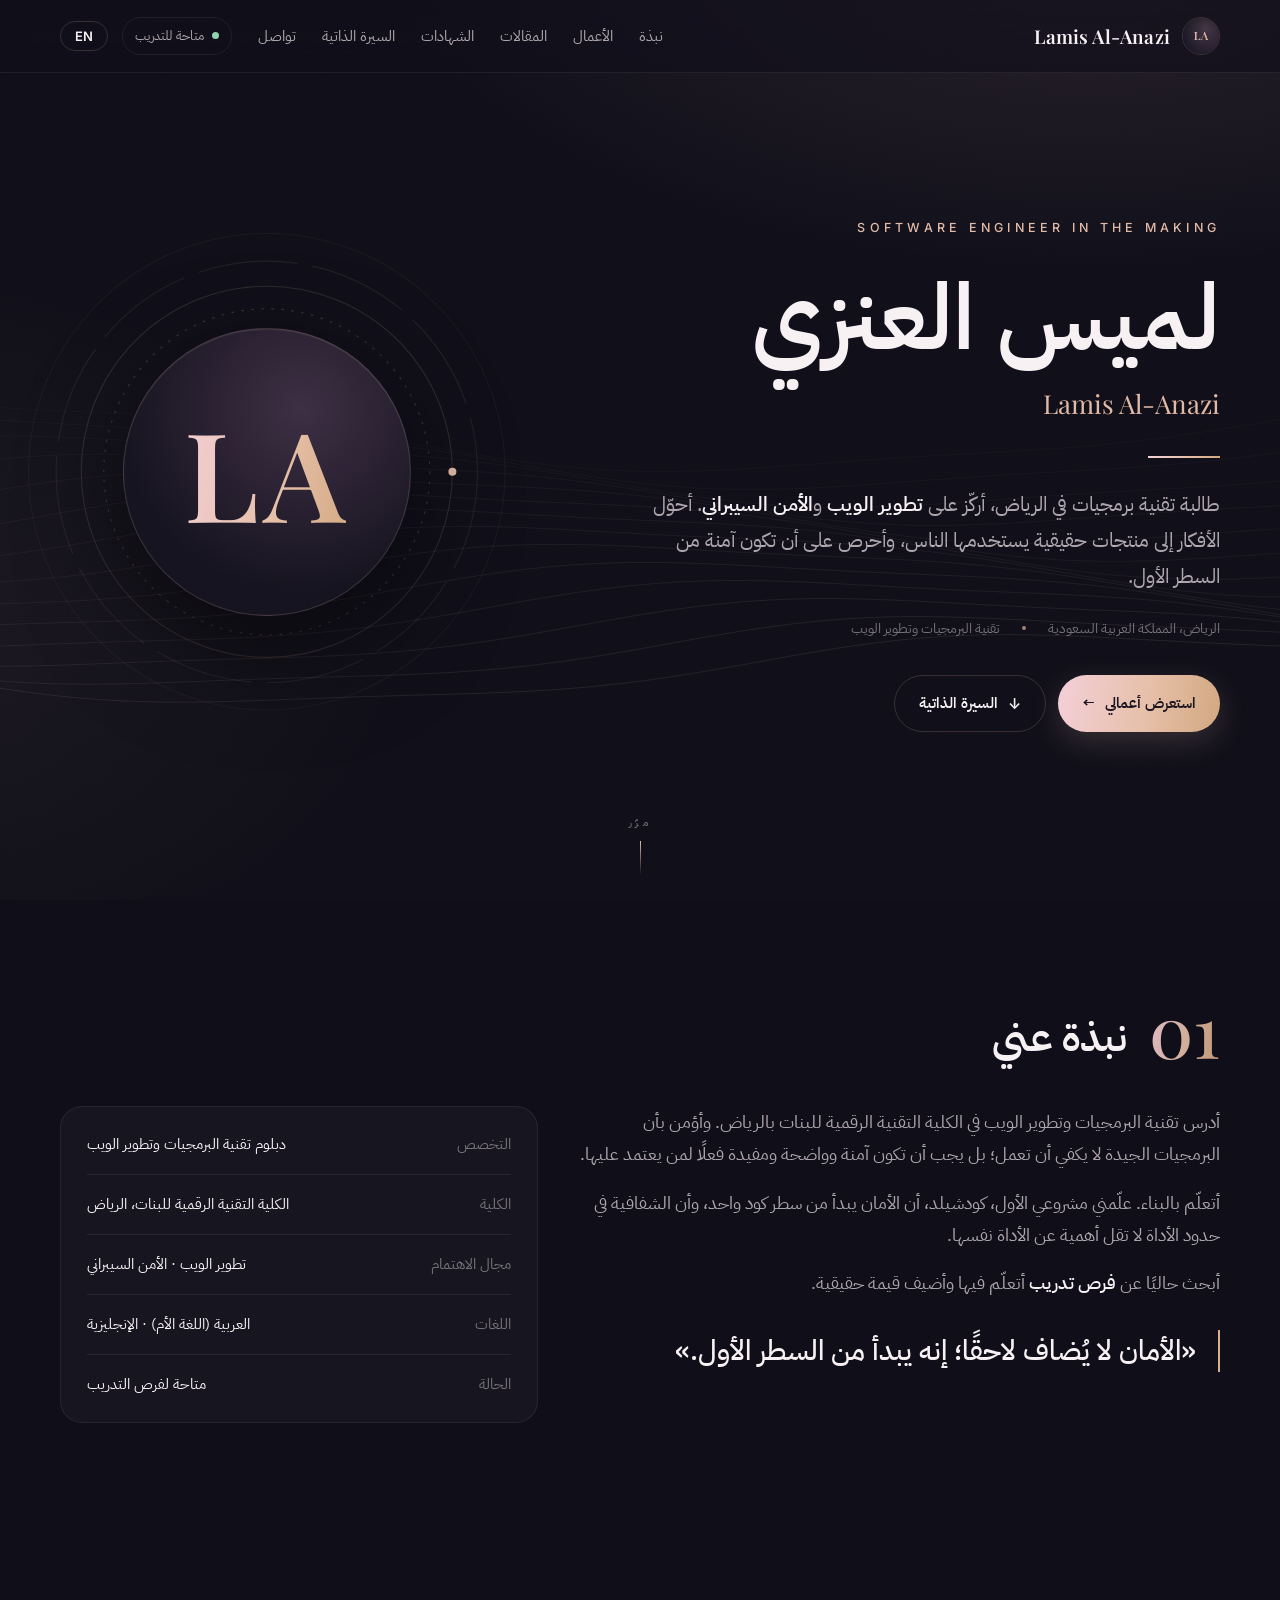
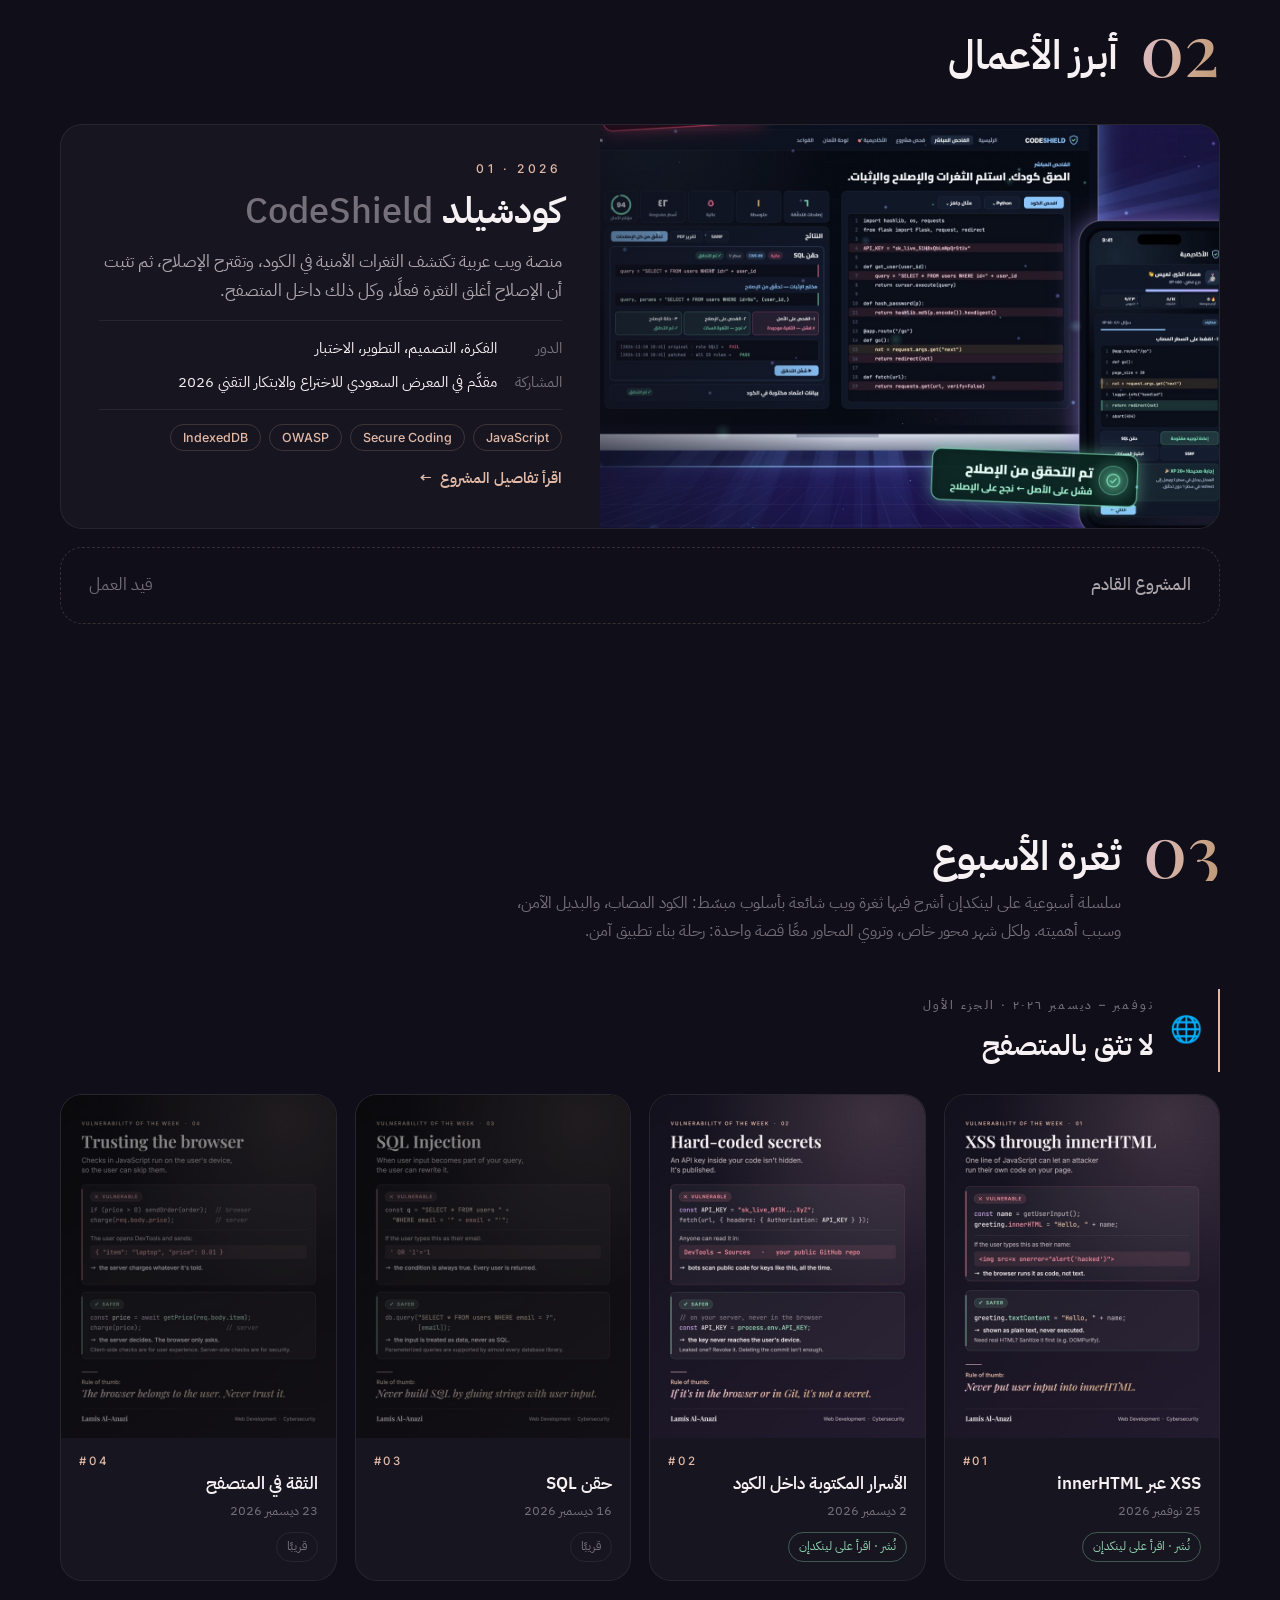
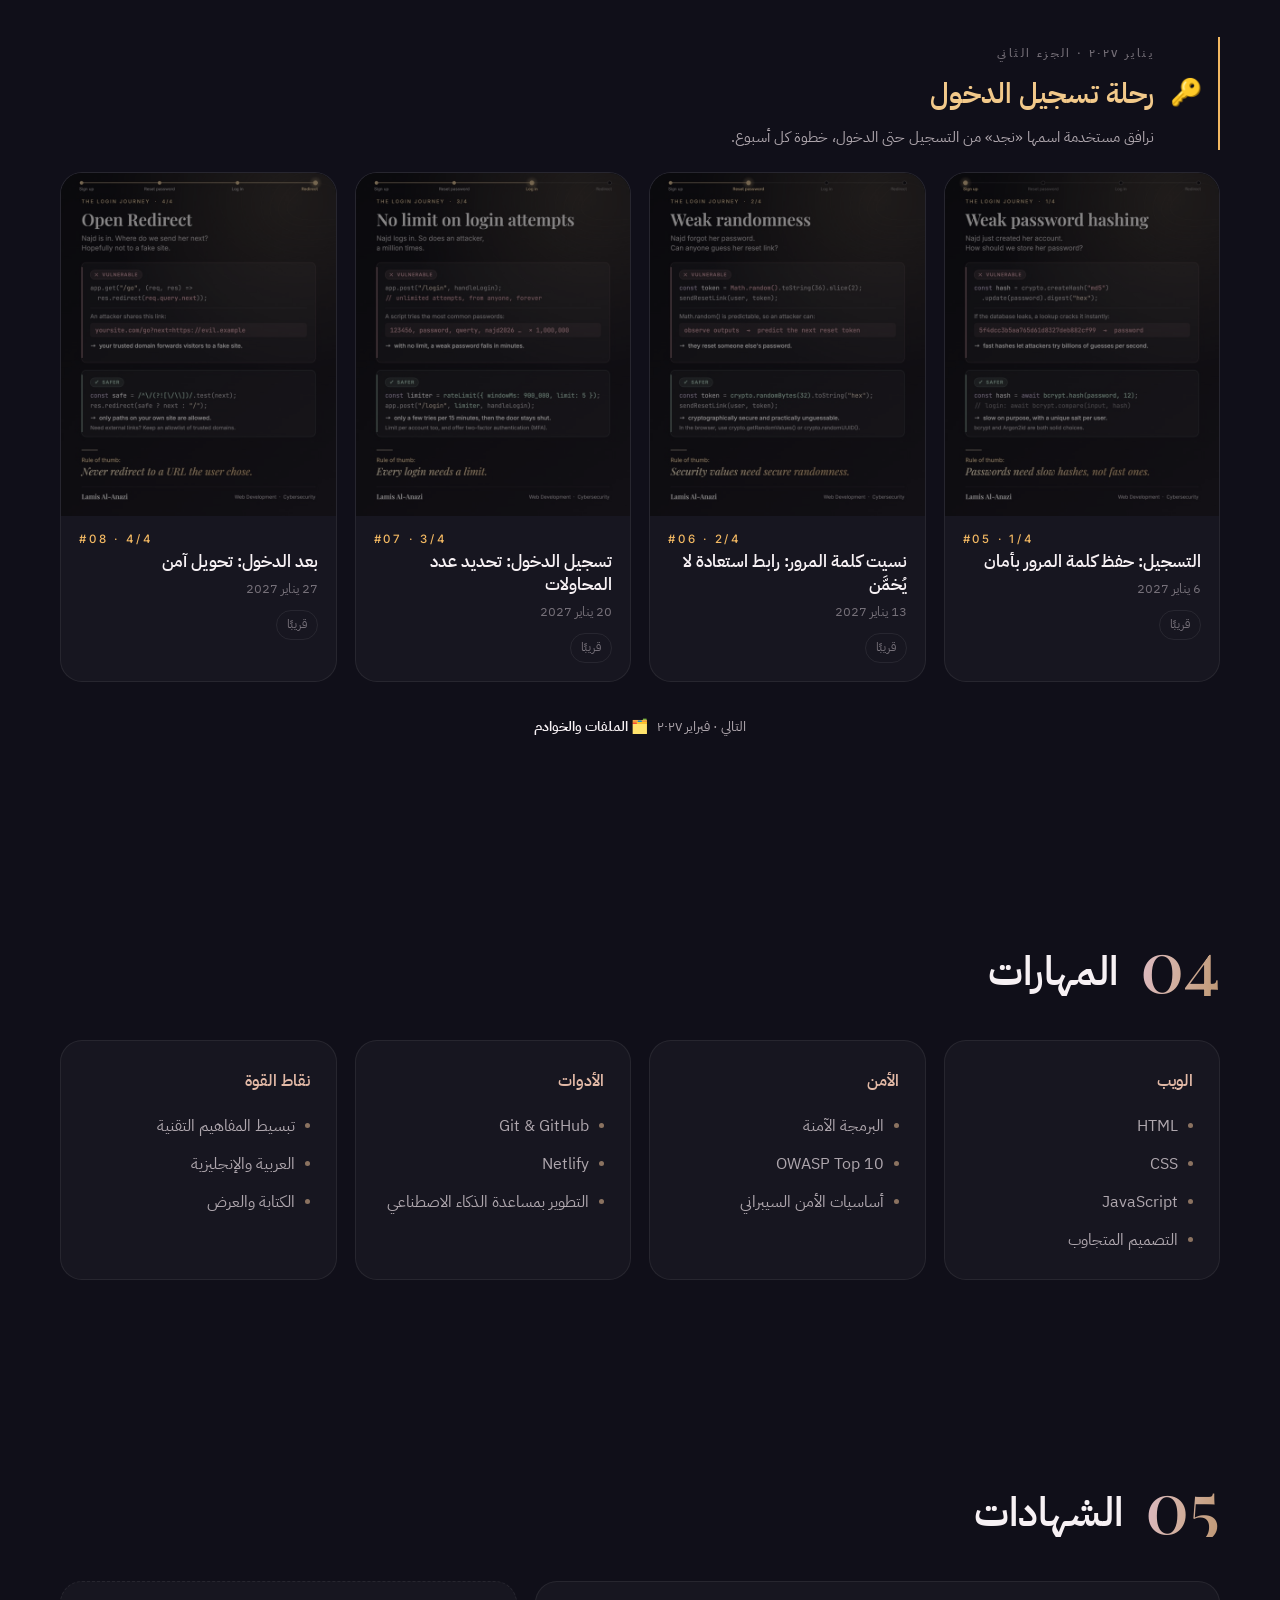
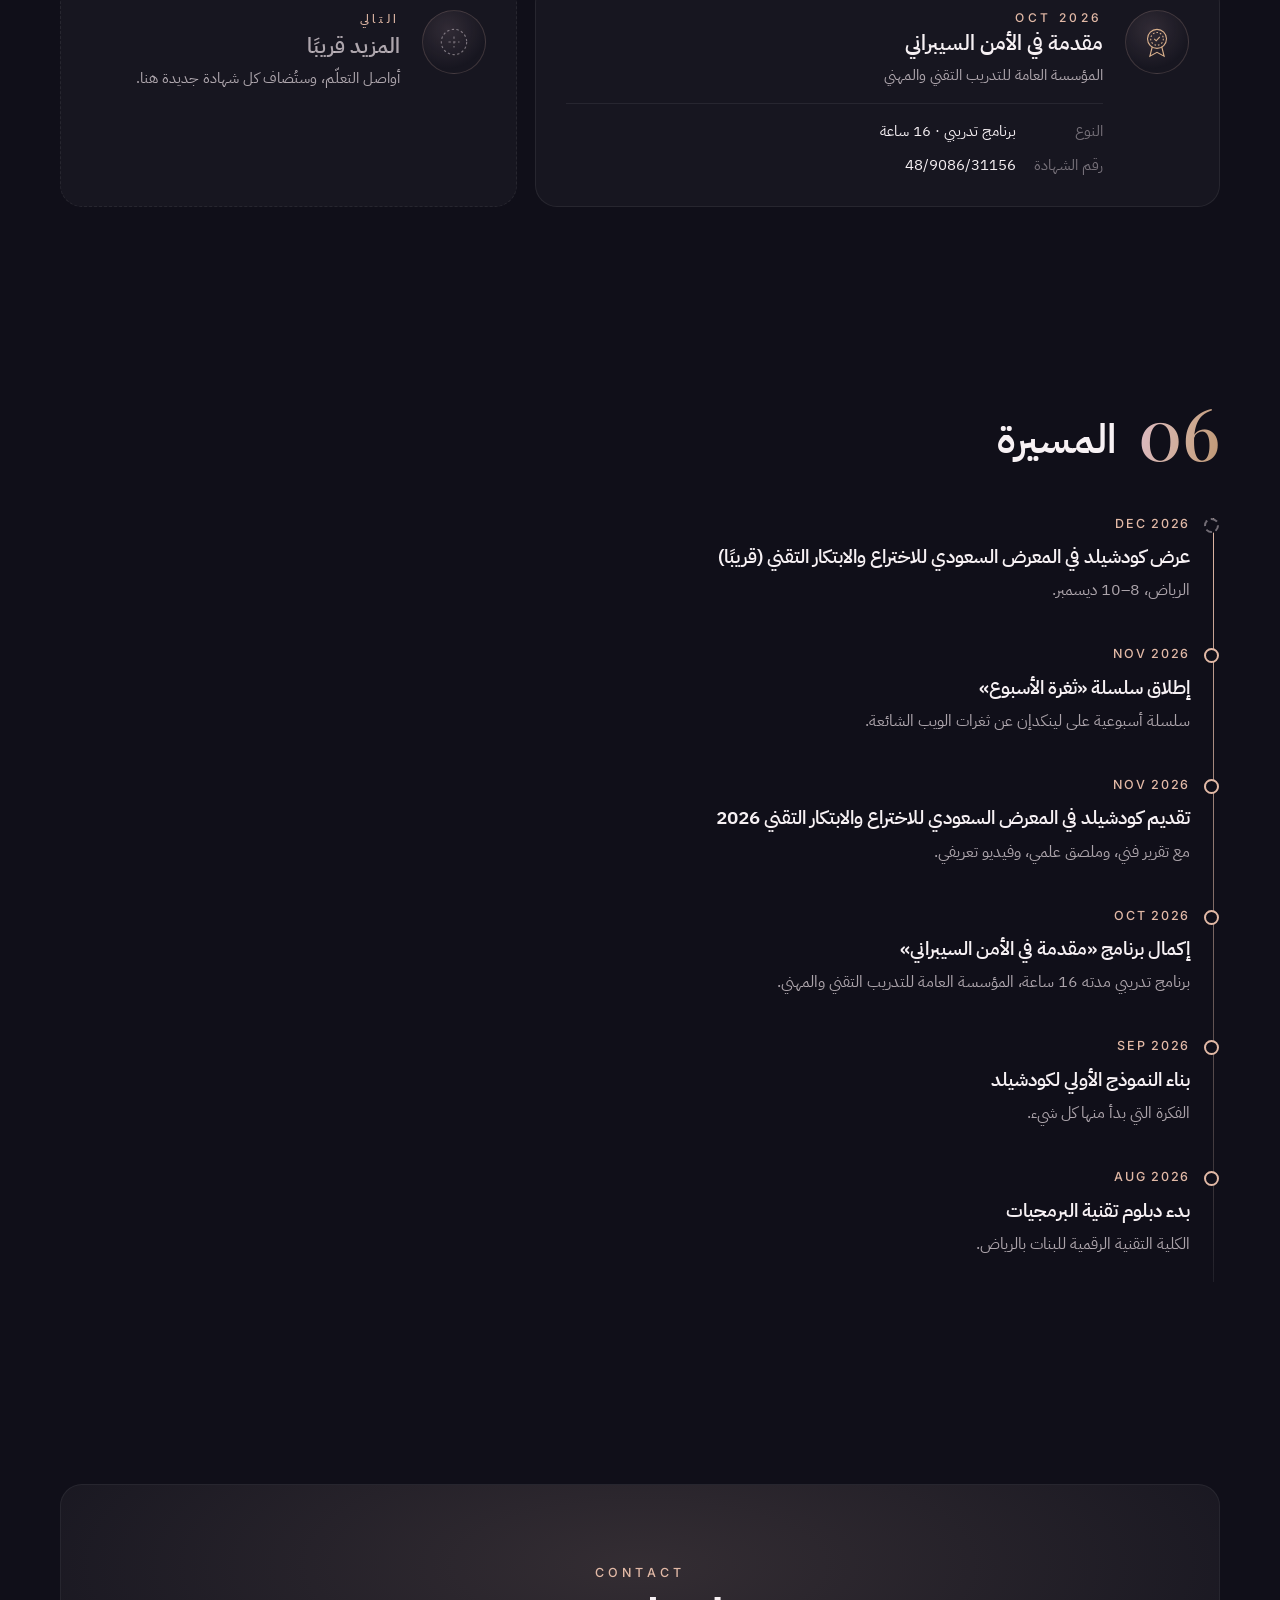
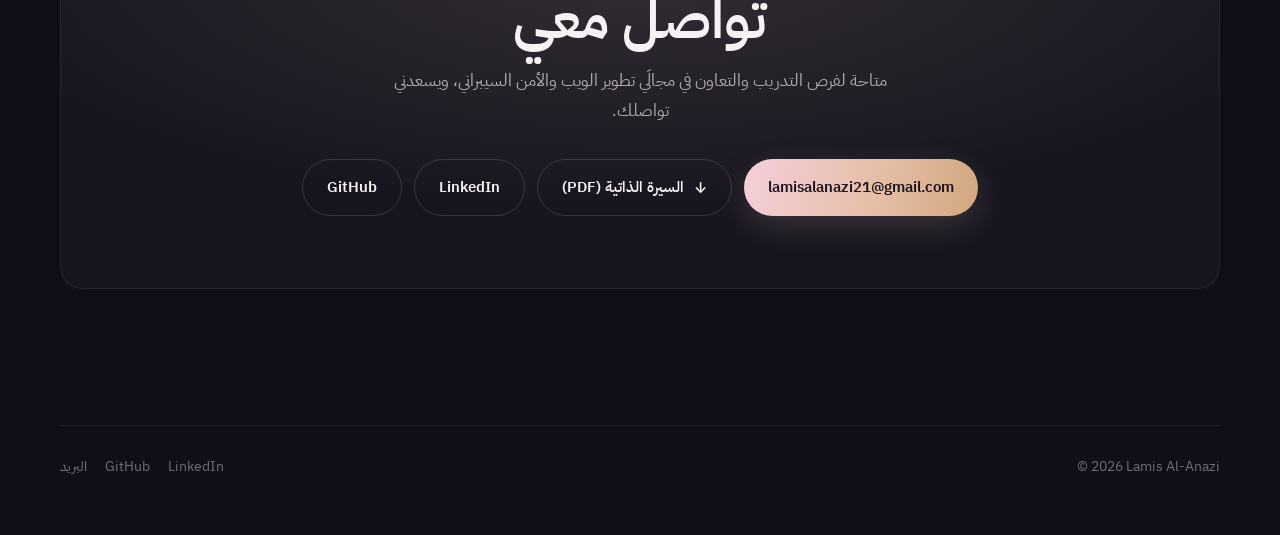
<file: index.html>
<!doctype html>
<html lang="ar" dir="rtl">
<head>
<meta charset="utf-8">
<meta name="viewport" content="width=device-width, initial-scale=1">
<title data-title-en="Lamis Al-Anazi — Web Development & Cybersecurity">لميس العنزي — تطوير الويب والأمن السيبراني</title>
<meta name="description" content="Lamis Al-Anazi — Software Technology student in Riyadh, focused on web development and cybersecurity. Creator of CodeShield.">
<meta property="og:title" content="Lamis Al-Anazi — Software Engineer in the Making">
<meta property="og:description" content="Web development · Cybersecurity · Secure coding. Projects, writing and contact.">
<meta property="og:image" content="https://lamis-alanazi.github.io/assets/img/og.jpg">
<meta property="og:type" content="website">
<meta name="theme-color" content="#100f19">
<link rel="icon" href="assets/img/la.png">
<link rel="preconnect" href="https://fonts.googleapis.com"><link rel="preconnect" href="https://fonts.gstatic.com" crossorigin>
<link rel="stylesheet" href="https://fonts.googleapis.com/css2?family=Playfair+Display:ital,wght@0,500;0,600;1,500&family=Inter:wght@400;500;600&family=IBM+Plex+Sans+Arabic:wght@400;500;600&display=swap">
<link rel="stylesheet" href="assets/style.css">
<noscript><style>.reveal,.intro{opacity:1;transform:none;animation:none}</style></noscript>
</head>
<body>

<header class="nav">
  <div class="wrap">
    <a class="brand" href="#top"><img src="assets/img/la.png" alt=""><span class="ltr">Lamis Al-Anazi</span></a>
    <div class="nav-right">
      <nav class="nav-links">
        <a href="#about" data-en="About">نبذة</a>
        <a href="#work" class="keep" data-en="Work">الأعمال</a>
        <a href="#writing" data-en="Writing">المقالات</a>
        <a href="#certificates" data-en="Certifications">الشهادات</a>
        <a href="assets/Lamis-Al-Anazi-CV.pdf" target="_blank" rel="noopener" data-en="CV">السيرة الذاتية</a>
        <a href="#contact" data-en="Contact">تواصل</a>
      </nav>
      <span class="status"><i></i><span data-en="Open to internships">متاحة للتدريب</span></span>
      <button class="lang" id="langBtn" type="button">EN</button>
    </div>
  </div>
</header>

<main id="top">
  <section class="hero">
    <canvas id="lines" aria-hidden="true"></canvas>
    <div class="wrap">
      <div>
        <span class="eyebrow intro d1">Software engineer in the making</span>
        <h1 class="intro d2" data-en="Lamis Al-Anazi">لميس العنزي</h1>
        <div class="alt intro d3" data-en="لميس العنزي">Lamis Al-Anazi</div>
        <hr class="rule intro d3">
        <p class="lead intro d4" data-en="A Software Technology student in Riyadh, focused on <b>web development</b> and <b>cybersecurity</b>. I turn ideas into real products people can use, and I make sure they are secure from the very first line.">طالبة تقنية برمجيات في الرياض، أركّز على <b>تطوير الويب</b> و<b>الأمن السيبراني</b>. أحوّل الأفكار إلى منتجات حقيقية يستخدمها الناس، وأحرص على أن تكون آمنة من السطر الأول.</p>
        <div class="meta intro d5">
          <span data-en="Riyadh, Saudi Arabia">الرياض، المملكة العربية السعودية</span>
          <span data-en="Software Technology &amp; Web Development">تقنية البرمجيات وتطوير الويب</span>
        </div>
        <div class="cta intro d6">
          <a class="btn primary" href="#work"><span data-en="View my work">استعرض أعمالي</span> <span class="arr" data-en="→">←</span></a>
          <a class="btn" href="assets/Lamis-Al-Anazi-CV.pdf" target="_blank" rel="noopener"><span class="dl">↓</span> <span data-en="Download CV">السيرة الذاتية</span></a>
        </div>
      </div>
      <div class="monogram intro d3" aria-hidden="true">
        <svg class="rings" viewBox="0 0 200 200" fill="none" stroke="rgba(232,190,170,.2)" stroke-width=".45">
          <circle cx="100" cy="100" r="57"/><circle cx="100" cy="100" r="65" stroke-dasharray="1 3"/><circle cx="100" cy="100" r="74" stroke-opacity=".7"/><circle cx="100" cy="100" r="84" stroke-opacity=".45" stroke-dasharray="40 6"/><circle cx="100" cy="100" r="95" stroke-opacity=".25"/>
          <circle cx="174" cy="100" r="1.6" fill="#e2b9a6" stroke="none"/>
        </svg>
        <div class="disc"><span class="gold">LA</span></div>
      </div>
    </div>
    <div class="scroll-hint" data-en="Scroll">مرّر</div>
  </section>

  <section id="about">
    <div class="wrap">
      <div class="sec-head reveal"><span class="num gold">01</span><h2 data-en="About">نبذة عني</h2></div>
      <div class="about">
        <div class="reveal">
          <p data-en="I study Software Technology and Web Development at the Digital Technical College for Girls in Riyadh. I believe good software isn't enough if it only works: it has to be secure, clear and genuinely useful to the people who rely on it.">أدرس تقنية البرمجيات وتطوير الويب في الكلية التقنية الرقمية للبنات بالرياض. وأؤمن بأن البرمجيات الجيدة لا يكفي أن تعمل؛ بل يجب أن تكون آمنة وواضحة ومفيدة فعلًا لمن يعتمد عليها.</p>
          <p data-en="I learn by building. My first major project, CodeShield, taught me that security starts with a single line of code, and that being transparent about a tool's limits matters as much as the tool itself.">أتعلّم بالبناء. علّمني مشروعي الأول، كودشيلد، أن الأمان يبدأ من سطر كود واحد، وأن الشفافية في حدود الأداة لا تقل أهمية عن الأداة نفسها.</p>
          <p data-en="I'm currently looking for <b>internship and training opportunities</b> where I can learn and add real value.">أبحث حاليًا عن <b>فرص تدريب</b> أتعلّم فيها وأضيف قيمة حقيقية.</p>
          <blockquote class="quote" data-en="“Security isn't added later. It starts with the first line.”">«الأمان لا يُضاف لاحقًا؛ إنه يبدأ من السطر الأول.»</blockquote>
        </div>
        <dl class="card facts reveal">
          <div><dt data-en="Studying">التخصص</dt><dd data-en="Diploma, Software Technology &amp; Web Development">دبلوم تقنية البرمجيات وتطوير الويب</dd></div>
          <div><dt data-en="College">الكلية</dt><dd data-en="Digital Technical College for Girls, Riyadh">الكلية التقنية الرقمية للبنات، الرياض</dd></div>
          <div><dt data-en="Focus">مجال الاهتمام</dt><dd data-en="Web development · Cybersecurity">تطوير الويب · الأمن السيبراني</dd></div>
          <div><dt data-en="Languages">اللغات</dt><dd data-en="Arabic (native) · English">العربية (اللغة الأم) · الإنجليزية</dd></div>
          <div><dt data-en="Status">الحالة</dt><dd data-en="Open to internships">متاحة لفرص التدريب</dd></div>
        </dl>
      </div>
    </div>
  </section>

  <section id="work">
    <div class="wrap">
      <div class="sec-head reveal"><span class="num gold">02</span><h2 data-en="Selected work">أبرز الأعمال</h2></div>
      <a class="card feature-project reveal" href="projects/codeshield.html">
        <div class="shot"><img src="assets/img/codeshield-devices.jpg" alt="CodeShield on a laptop and a phone" loading="lazy"></div>
        <div class="body">
          <span class="idx">01 · 2026</span>
          <h3 data-en="CodeShield">كودشيلد <span class="ltr" style="color:var(--dim);font-weight:500">CodeShield</span></h3>
          <p data-en="An Arabic-first web platform that finds security vulnerabilities in code, suggests a fix, then proves the fix actually closed the hole. Everything runs in the browser.">منصة ويب عربية تكتشف الثغرات الأمنية في الكود، وتقترح الإصلاح، ثم تثبت أن الإصلاح أغلق الثغرة فعلًا، وكل ذلك داخل المتصفح.</p>
          <dl class="kv">
            <dt data-en="Role">الدور</dt><dd data-en="Idea, design, development, testing">الفكرة، التصميم، التطوير، الاختبار</dd>
            <dt data-en="Recognition">المشاركة</dt><dd data-en="Submitted to STIEX 2026">مقدَّم في المعرض السعودي للاختراع والابتكار التقني 2026</dd>
          </dl>
          <div class="tags"><span class="tag">JavaScript</span><span class="tag">Secure Coding</span><span class="tag">OWASP</span><span class="tag">IndexedDB</span></div>
          <span class="more"><span data-en="Read the case study">اقرأ تفاصيل المشروع</span> <span class="arr" data-en="→">←</span></span>
        </div>
      </a>
      <div class="next-up reveal"><b data-en="Next project">المشروع القادم</b><span data-en="In progress">قيد العمل</span></div>
    </div>
  </section>

  <section id="writing">
    <div class="wrap">
      <div class="sec-head reveal"><span class="num gold">03</span><h2 data-en="Vulnerability of the Week">ثغرة الأسبوع</h2>
        <p data-en="A weekly LinkedIn series where I explain one common web vulnerability simply: the vulnerable code, the safer version, and why it matters. Each month has its own theme, and together they follow one story: building a secure app.">سلسلة أسبوعية على لينكدإن أشرح فيها ثغرة ويب شائعة بأسلوب مبسّط: الكود المصاب، والبديل الآمن، وسبب أهميته. ولكل شهر محور خاص، وتروي المحاور معًا قصة واحدة: رحلة بناء تطبيق آمن.</p></div>
      <div class="theme-head reveal"><span class="theme-ico" aria-hidden="true">🌐</span><div><span class="theme-when" data-en="Nov – Dec 2026 · Part 1">نوفمبر – ديسمبر ٢٠٢٦ · الجزء الأول</span><h3 data-en="Never trust the browser">لا تثق بالمتصفح</h3></div></div>
      <div class="series">
        <a class="card post reveal" data-date="2026-11-25" data-href="https://www.linkedin.com/in/lamis-alanazi/recent-activity/all/" target="_blank" rel="noopener">
          <div class="img"><img src="assets/img/vuln-01.jpg" alt="XSS through innerHTML" loading="lazy"></div>
          <div class="txt"><span class="no">#01</span><h3 data-en="XSS through innerHTML">XSS عبر innerHTML</h3><span class="when"></span><span class="pill"></span></div>
        </a>
        <a class="card post reveal" data-date="2026-12-02" data-href="https://www.linkedin.com/in/lamis-alanazi/recent-activity/all/" target="_blank" rel="noopener">
          <div class="img"><img src="assets/img/vuln-02.jpg" alt="Hard-coded secrets" loading="lazy"></div>
          <div class="txt"><span class="no">#02</span><h3 data-en="Hard-coded secrets">الأسرار المكتوبة داخل الكود</h3><span class="when"></span><span class="pill"></span></div>
        </a>
        <a class="card post reveal" data-date="2026-12-16" data-href="https://www.linkedin.com/in/lamis-alanazi/recent-activity/all/" target="_blank" rel="noopener">
          <div class="img"><img src="assets/img/vuln-03.jpg" alt="SQL Injection" loading="lazy"></div>
          <div class="txt"><span class="no">#03</span><h3 data-en="SQL Injection">حقن SQL</h3><span class="when"></span><span class="pill"></span></div>
        </a>
        <a class="card post reveal" data-date="2026-12-23" data-href="https://www.linkedin.com/in/lamis-alanazi/recent-activity/all/" target="_blank" rel="noopener">
          <div class="img"><img src="assets/img/vuln-04.jpg" alt="Trusting the browser" loading="lazy"></div>
          <div class="txt"><span class="no">#04</span><h3 data-en="Trusting the browser">الثقة في المتصفح</h3><span class="when"></span><span class="pill"></span></div>
        </a>
      </div>
      <div class="theme-head amber reveal"><span class="theme-ico" aria-hidden="true">🔑</span><div><span class="theme-when" data-en="January 2027 · Part 2">يناير ٢٠٢٧ · الجزء الثاني</span><h3 data-en="The Login Journey">رحلة تسجيل الدخول</h3><p data-en="Following one user, Najd, from sign-up to login, one step each week.">نرافق مستخدمة اسمها «نجد» من التسجيل حتى الدخول، خطوة كل أسبوع.</p></div></div>
      <div class="series amber">
        <a class="card post reveal" data-date="2027-01-06" data-href="https://www.linkedin.com/in/lamis-alanazi/recent-activity/all/" target="_blank" rel="noopener">
          <div class="img"><img src="assets/img/vuln-05.jpg" alt="The Login Journey 1/4: password hashing" loading="lazy"></div>
          <div class="txt"><span class="no">#05 · 1/4</span><h3 data-en="Sign up: storing passwords safely">التسجيل: حفظ كلمة المرور بأمان</h3><span class="when"></span><span class="pill"></span></div>
        </a>
        <a class="card post reveal" data-date="2027-01-13" data-href="https://www.linkedin.com/in/lamis-alanazi/recent-activity/all/" target="_blank" rel="noopener">
          <div class="img"><img src="assets/img/vuln-06.jpg" alt="The Login Journey 2/4: reset token randomness" loading="lazy"></div>
          <div class="txt"><span class="no">#06 · 2/4</span><h3 data-en="Forgot password: an unguessable reset link">نسيت كلمة المرور: رابط استعادة لا يُخمَّن</h3><span class="when"></span><span class="pill"></span></div>
        </a>
        <a class="card post reveal" data-date="2027-01-20" data-href="https://www.linkedin.com/in/lamis-alanazi/recent-activity/all/" target="_blank" rel="noopener">
          <div class="img"><img src="assets/img/vuln-07.jpg" alt="The Login Journey 3/4: login rate limiting" loading="lazy"></div>
          <div class="txt"><span class="no">#07 · 3/4</span><h3 data-en="Log in: limiting login attempts">تسجيل الدخول: تحديد عدد المحاولات</h3><span class="when"></span><span class="pill"></span></div>
        </a>
        <a class="card post reveal" data-date="2027-01-27" data-href="https://www.linkedin.com/in/lamis-alanazi/recent-activity/all/" target="_blank" rel="noopener">
          <div class="img"><img src="assets/img/vuln-08.jpg" alt="The Login Journey 4/4: open redirect" loading="lazy"></div>
          <div class="txt"><span class="no">#08 · 4/4</span><h3 data-en="After login: safe redirects">بعد الدخول: تحويل آمن</h3><span class="when"></span><span class="pill"></span></div>
        </a>
      </div>
      <p class="theme-next reveal"><span data-en="Next · February 2027">التالي · فبراير ٢٠٢٧</span> <b data-en="🗂️ Files &amp; Servers">🗂️ الملفات والخوادم</b></p>
    </div>
  </section>

  <section id="skills">
    <div class="wrap">
      <div class="sec-head reveal"><span class="num gold">04</span><h2 data-en="Skills">المهارات</h2></div>
      <div class="skills">
        <div class="card skill reveal"><h3 data-en="Web">الويب</h3><ul><li>HTML</li><li>CSS</li><li>JavaScript</li><li data-en="Responsive design">التصميم المتجاوب</li></ul></div>
        <div class="card skill reveal"><h3 data-en="Security">الأمن</h3><ul><li data-en="Secure coding">البرمجة الآمنة</li><li>OWASP Top 10</li><li data-en="Cybersecurity fundamentals">أساسيات الأمن السيبراني</li></ul></div>
        <div class="card skill reveal"><h3 data-en="Tools">الأدوات</h3><ul><li>Git &amp; GitHub</li><li>Netlify</li><li data-en="AI-assisted development">التطوير بمساعدة الذكاء الاصطناعي</li></ul></div>
        <div class="card skill reveal"><h3 data-en="Strengths">نقاط القوة</h3><ul><li data-en="Explaining technical ideas simply">تبسيط المفاهيم التقنية</li><li data-en="Arabic &amp; English">العربية والإنجليزية</li><li data-en="Writing &amp; presenting">الكتابة والعرض</li></ul></div>
      </div>
    </div>
  </section>

  <section id="certificates">
    <div class="wrap">
      <div class="sec-head reveal"><span class="num gold">05</span><h2 data-en="Certifications">الشهادات</h2></div>
      <div class="certs">
        <article class="card cert reveal">
          <div class="seal" aria-hidden="true"><svg viewBox="0 0 48 48" fill="none" stroke="currentColor" stroke-width="1.4"><circle cx="24" cy="20" r="12"/><circle cx="24" cy="20" r="8" stroke-dasharray="2 2.5"/><path d="M18 30l-3 12 9-5 9 5-3-12"/><path d="M20.5 20l2.5 2.5 4.5-5"/></svg></div>
          <div class="cert-body">
            <span class="idx">OCT 2026</span>
            <h3 data-en="Introduction to Cybersecurity">مقدمة في الأمن السيبراني</h3>
            <p data-en="Technical and Vocational Training Corporation (TVTC)">المؤسسة العامة للتدريب التقني والمهني</p>
            <dl class="kv">
              <dt data-en="Type">النوع</dt><dd data-en="Training program · 16 hours">برنامج تدريبي · 16 ساعة</dd>
              <dt data-en="Credential ID">رقم الشهادة</dt><dd class="ltr">48/9086/31156</dd>
            </dl>
          </div>
        </article>
        <article class="card cert reveal next-cert">
          <div class="seal" aria-hidden="true"><svg viewBox="0 0 48 48" fill="none" stroke="currentColor" stroke-width="1.4" stroke-dasharray="3 3"><circle cx="24" cy="24" r="16"/><path d="M24 17v14M17 24h14"/></svg></div>
          <div class="cert-body">
            <span class="idx" data-en="NEXT">التالي</span>
            <h3 data-en="More on the way">المزيد قريبًا</h3>
            <p data-en="I keep learning, and each new certification will appear here.">أواصل التعلّم، وستُضاف كل شهادة جديدة هنا.</p>
          </div>
        </article>
      </div>
    </div>
  </section>

  <section id="journey">
    <div class="wrap">
      <div class="sec-head reveal"><span class="num gold">06</span><h2 data-en="Journey">المسيرة</h2></div>
      <ol class="timeline reveal">
        <li class="next"><time>DEC 2026</time><h3 data-en="Exhibiting CodeShield at STIEX 2026 (upcoming)">عرض كودشيلد في المعرض السعودي للاختراع والابتكار التقني (قريبًا)</h3><p data-en="Riyadh, 8–10 December.">الرياض، 8–10 ديسمبر.</p></li>
        <li><time>NOV 2026</time><h3 data-en="Launched “Vulnerability of the Week”">إطلاق سلسلة «ثغرة الأسبوع»</h3><p data-en="A weekly LinkedIn series on common web vulnerabilities.">سلسلة أسبوعية على لينكدإن عن ثغرات الويب الشائعة.</p></li>
        <li><time>NOV 2026</time><h3 data-en="Submitted CodeShield to STIEX 2026">تقديم كودشيلد في المعرض السعودي للاختراع والابتكار التقني 2026</h3><p data-en="With a technical report, a poster and a demo video.">مع تقرير فني، وملصق علمي، وفيديو تعريفي.</p></li>
        <li><time>OCT 2026</time><h3 data-en="Completed “Introduction to Cybersecurity”">إكمال برنامج «مقدمة في الأمن السيبراني»</h3><p data-en="A 16-hour training program, Technical and Vocational Training Corporation.">برنامج تدريبي مدته 16 ساعة، المؤسسة العامة للتدريب التقني والمهني.</p></li>
        <li><time>SEP 2026</time><h3 data-en="Built the first CodeShield prototype">بناء النموذج الأولي لكودشيلد</h3><p data-en="The idea where it all began.">الفكرة التي بدأ منها كل شيء.</p></li>
        <li><time>AUG 2026</time><h3 data-en="Started the Software Technology diploma">بدء دبلوم تقنية البرمجيات</h3><p data-en="Digital Technical College for Girls, Riyadh.">الكلية التقنية الرقمية للبنات بالرياض.</p></li>
      </ol>
    </div>
  </section>

  <section id="contact">
    <div class="wrap">
      <div class="card contact reveal">
        <span class="eyebrow">Contact</span>
        <h2 data-en="Let's work together">تواصل معي</h2>
        <p data-en="I'm open to internships, training and collaborations in web development and cybersecurity. I'd be glad to hear from you.">متاحة لفرص التدريب والتعاون في مجالَي تطوير الويب والأمن السيبراني، ويسعدني تواصلك.</p>
        <div class="cta">
          <a class="btn primary" href="mailto:lamisalanazi21@gmail.com"><span class="ltr">lamisalanazi21@gmail.com</span></a>
          <a class="btn" href="assets/Lamis-Al-Anazi-CV.pdf" target="_blank" rel="noopener"><span class="dl">↓</span> <span data-en="CV (PDF)">السيرة الذاتية (PDF)</span></a>
          <a class="btn" href="https://www.linkedin.com/in/lamis-alanazi" target="_blank" rel="noopener">LinkedIn</a>
          <a class="btn" href="https://github.com/lamis-alanazi" target="_blank" rel="noopener">GitHub</a>
        </div>
      </div>
    </div>
  </section>
</main>

<footer>
  <div class="wrap">
    <span class="ltr">© <span id="year">2026</span> Lamis Al-Anazi</span>
    <nav><a href="https://www.linkedin.com/in/lamis-alanazi" target="_blank" rel="noopener">LinkedIn</a><a href="https://github.com/lamis-alanazi" target="_blank" rel="noopener">GitHub</a><a href="mailto:lamisalanazi21@gmail.com" data-en="Email">البريد</a></nav>
  </div>
</footer>
<script src="assets/main.js"></script>
</body>
</html>
</file>
<file: assets/style.css>
/* Lamis Al-Anazi — personal site. Midnight + rose gold, matching the LinkedIn banner and GitHub avatar. */
:root{
  --bg:#100f19; --bg2:#17141f; --card:rgba(255,255,255,.032); --card-hi:rgba(255,255,255,.06);
  --line:rgba(232,190,170,.18); --line-soft:rgba(255,255,255,.07);
  --ink:#f7f1f4; --muted:rgba(240,228,234,.70); --dim:rgba(240,228,234,.44);
  --rose:#e2b9a6; --pink:#f2c7d3; --gold:#d9b08c; --ok:#8fd3b0;
  --grad:linear-gradient(100deg,#f4cfd9 0%,#e6bfa8 55%,#d2a77f 100%);
  --radius:22px; --max:1160px;
  --serif:"Playfair Display", Georgia, serif;
  --sans:"Inter", "IBM Plex Sans Arabic", system-ui, sans-serif;
  --ar:"IBM Plex Sans Arabic", "Inter", system-ui, sans-serif;
  --ease:cubic-bezier(.2,.7,.2,1);
}
*{ box-sizing:border-box; margin:0; padding:0; }
html{ scroll-behavior:smooth; }
body{ background:var(--bg); color:var(--ink); font-family:var(--ar); line-height:1.8; font-size:17px; overflow-x:hidden;
  background-image:radial-gradient(1200px 600px at 85% -10%, rgba(232,180,196,.13), transparent 60%), radial-gradient(900px 600px at -10% 70%, rgba(217,176,140,.06), transparent 60%); background-attachment:fixed; }
/* film grain for a printed, premium feel */
body::before{ content:""; position:fixed; inset:0; z-index:100; pointer-events:none; opacity:.05; mix-blend-mode:overlay;
  background-image:url("data:image/svg+xml,%3Csvg xmlns='http://www.w3.org/2000/svg' width='160' height='160'%3E%3Cfilter id='n'%3E%3CfeTurbulence type='fractalNoise' baseFrequency='.9' numOctaves='2' stitchTiles='stitch'/%3E%3C/filter%3E%3Crect width='100%25' height='100%25' filter='url(%23n)'/%3E%3C/svg%3E"); }
html[lang="en"] body{ font-family:var(--sans); }
a{ color:inherit; text-decoration:none; }
img{ max-width:100%; display:block; }
b, strong{ color:var(--ink); font-weight:600; }
.ltr{ direction:ltr; unicode-bidi:isolate; }
.wrap{ width:min(var(--max), 100% - 44px); margin-inline:auto; }
:focus-visible{ outline:2px solid var(--rose); outline-offset:3px; border-radius:6px; }
::selection{ background:rgba(226,185,166,.35); }
.gold{ background:var(--grad); -webkit-background-clip:text; background-clip:text; color:transparent; }

/* ---------- nav ---------- */
.nav{ position:sticky; top:0; z-index:30; backdrop-filter:blur(16px) saturate(1.2); -webkit-backdrop-filter:blur(16px) saturate(1.2); background:rgba(16,15,25,.66); border-bottom:1px solid var(--line-soft); }
.nav .wrap{ display:flex; align-items:center; justify-content:space-between; gap:16px; height:72px; }
.brand{ display:flex; align-items:center; gap:12px; font-family:var(--serif); font-weight:600; font-size:19px; letter-spacing:.01em; }
.brand img{ width:38px; height:38px; border-radius:50%; border:1px solid var(--line); }
.nav-right{ display:flex; align-items:center; gap:6px; }
.nav-links{ display:flex; align-items:center; gap:2px; }
.nav-links a{ position:relative; padding:8px 12px; color:var(--muted); font-size:15px; transition:color .25s; }
.nav-links a::after{ content:""; position:absolute; inset-inline:12px; bottom:4px; height:1px; background:var(--grad); transform:scaleX(0); transition:transform .35s var(--ease); }
.nav-links a:hover{ color:var(--ink); } .nav-links a:hover::after{ transform:scaleX(1); }
.status{ display:inline-flex; align-items:center; gap:8px; font-size:13px; color:var(--muted); padding:6px 12px; border:1px solid var(--line-soft); border-radius:999px; margin-inline:8px; white-space:nowrap; }
.status i{ width:7px; height:7px; border-radius:50%; background:var(--ok); box-shadow:0 0 0 0 rgba(143,211,176,.6); animation:pulse 2.4s infinite; }
@keyframes pulse{ 0%{ box-shadow:0 0 0 0 rgba(143,211,176,.55); } 70%{ box-shadow:0 0 0 8px rgba(143,211,176,0); } 100%{ box-shadow:0 0 0 0 rgba(143,211,176,0); } }
.lang{ border:1px solid var(--line); background:transparent; color:var(--ink); border-radius:999px; padding:6px 14px; cursor:pointer; font:600 13px var(--sans); transition:border-color .2s, background .2s; }
.lang:hover{ border-color:var(--rose); background:var(--card); }
@media (max-width:980px){ .status{ display:none; } }
@media (max-width:760px){ .nav-links a:not(.keep){ display:none; } }

/* ---------- hero ---------- */
.hero{ position:relative; min-height:calc(100svh - 72px); display:flex; align-items:center; padding:60px 0 90px; overflow:hidden; }
.hero canvas{ position:absolute; inset:0; width:100%; height:100%; pointer-events:none; opacity:.9; }
.hero .wrap{ position:relative; display:grid; grid-template-columns:1.25fr .75fr; align-items:center; gap:56px; }
.eyebrow{ font:500 12.5px var(--sans); letter-spacing:.34em; color:var(--rose); text-transform:uppercase; direction:ltr; display:inline-block; }
.hero h1{ font-family:var(--serif); font-weight:600; font-size:clamp(48px, 7.4vw, 92px); line-height:1.04; margin:20px 0 8px; letter-spacing:-.015em; }
html[lang="ar"] .hero h1{ font-family:var(--ar); letter-spacing:0; line-height:1.2; }
.hero .alt{ font-family:var(--serif); font-size:clamp(20px, 2.2vw, 26px); color:var(--rose); }
html[lang="en"] .hero .alt{ font-family:var(--ar); }
.rule{ width:72px; height:2px; background:var(--grad); margin:28px 0; border:0; }
.lead{ font-size:clamp(17px, 1.9vw, 20px); color:var(--muted); max-width:580px; }
.meta{ display:flex; flex-wrap:wrap; gap:10px 22px; margin-top:22px; color:var(--dim); font-size:14px; }
.meta span{ display:inline-flex; align-items:center; gap:8px; }
.meta span + span::before{ content:""; width:4px; height:4px; border-radius:50%; background:var(--gold); opacity:.7; margin-inline-end:14px; }
.cta{ display:flex; flex-wrap:wrap; gap:12px; margin-top:34px; }
.btn{ display:inline-flex; align-items:center; gap:10px; padding:14px 24px; border-radius:999px; font-weight:600; font-size:15px; border:1px solid var(--line); transition:transform .3s var(--ease), background .3s, border-color .3s, box-shadow .3s; }
.btn .arr{ display:inline-block; transition:transform .3s var(--ease); }
.btn:hover{ transform:translateY(-2px); border-color:var(--rose); }
.btn:hover .arr{ transform:translateX(-4px); }
html[lang="en"] .btn:hover .arr{ transform:translateX(4px); }
.btn.primary{ background:var(--grad); color:#1b1420; border:0; box-shadow:0 10px 30px rgba(226,185,166,.18); }
.btn.primary:hover{ box-shadow:0 16px 40px rgba(226,185,166,.28); }
.monogram{ position:relative; aspect-ratio:1; width:min(100%, 380px); justify-self:center; display:grid; place-items:center; }
.monogram svg.rings{ position:absolute; inset:-16%; width:132%; height:132%; animation:spin 90s linear infinite; }
@keyframes spin{ to{ transform:rotate(360deg); } }
.monogram .disc{ position:relative; width:76%; aspect-ratio:1; border-radius:50%; background:radial-gradient(circle at 62% 28%, #3d2e43, #15131f 68%); border:1px solid var(--line); display:grid; place-items:center; box-shadow:0 40px 100px rgba(0,0,0,.5), inset 0 1px 0 rgba(255,255,255,.06); }
.monogram .disc span{ font-family:var(--serif); font-size:clamp(76px, 10vw, 124px); font-weight:600; letter-spacing:.04em; direction:ltr; }
.scroll-hint{ position:absolute; bottom:26px; inset-inline:0; margin:auto; width:max-content; color:var(--dim); font:500 11px var(--sans); letter-spacing:.3em; text-transform:uppercase; display:flex; flex-direction:column; align-items:center; gap:10px; }
.scroll-hint::after{ content:""; width:1px; height:34px; background:linear-gradient(var(--rose), transparent); animation:drop 2.2s var(--ease) infinite; transform-origin:top; }
@keyframes drop{ 0%{ transform:scaleY(0); opacity:0; } 40%{ transform:scaleY(1); opacity:1; } 100%{ transform:scaleY(1); opacity:0; } }
/* intro animation */
.intro{ opacity:0; transform:translateY(18px); animation:up .9s var(--ease) forwards; }
.d1{ animation-delay:.05s; } .d2{ animation-delay:.18s; } .d3{ animation-delay:.3s; } .d4{ animation-delay:.42s; } .d5{ animation-delay:.54s; } .d6{ animation-delay:.66s; }
@keyframes up{ to{ opacity:1; transform:none; } }
@media (max-width:880px){ .hero .wrap{ grid-template-columns:1fr; gap:28px; } .monogram{ width:210px; order:-1; } .hero{ min-height:auto; padding:48px 0 70px; } .scroll-hint{ display:none; } }

/* ---------- sections ---------- */
section{ padding:96px 0; position:relative; }
.sec-head{ display:grid; grid-template-columns:auto 1fr; align-items:end; gap:8px 22px; margin-bottom:44px; }
.sec-head .num{ font-family:var(--serif); font-size:clamp(46px, 6vw, 72px); line-height:.9; font-weight:500; direction:ltr; opacity:.9; }
.sec-head h2{ font-size:clamp(28px, 3.4vw, 40px); font-weight:600; line-height:1.2; }
html[lang="en"] .sec-head h2{ font-family:var(--serif); }
.sec-head p{ grid-column:2; color:var(--dim); font-size:15.5px; max-width:620px; }
.card{ background:var(--card); border:1px solid var(--line-soft); border-radius:var(--radius); }
.hair{ height:1px; background:linear-gradient(90deg, transparent, var(--line), transparent); border:0; }

/* about */
.about{ display:grid; grid-template-columns:1.35fr 1fr; gap:36px; align-items:start; }
.about p{ color:var(--muted); font-size:18px; }
.about p + p{ margin-top:16px; }
.quote{ margin-top:30px; padding-inline-start:22px; border-inline-start:2px solid var(--gold); font-family:var(--serif); font-style:italic; font-size:clamp(22px, 2.4vw, 28px); line-height:1.5; color:var(--ink); }
html[lang="ar"] .quote{ font-family:var(--ar); font-style:normal; font-weight:500; }
.facts{ padding:8px 26px; }
.facts div{ display:flex; justify-content:space-between; gap:18px; padding:16px 0; border-bottom:1px solid var(--line-soft); font-size:15px; }
.facts div:last-child{ border-bottom:0; }
.facts dt{ color:var(--dim); white-space:nowrap; } .facts dd{ text-align:end; }
@media (max-width:880px){ .about{ grid-template-columns:1fr; } }

/* featured project */
.feature-project{ display:grid; grid-template-columns:1.15fr 1fr; overflow:hidden; transition:border-color .4s, transform .4s var(--ease); }
.feature-project:hover{ border-color:var(--line); transform:translateY(-4px); }
.feature-project .shot{ position:relative; overflow:hidden; background:#0b0a12; min-height:100%; }
.feature-project .shot img{ width:100%; height:100%; object-fit:cover; transition:transform 1.2s var(--ease); }
.feature-project:hover .shot img{ transform:scale(1.04); }
.feature-project .shot::after{ content:""; position:absolute; inset:0; background:linear-gradient(90deg, rgba(16,15,25,0) 60%, rgba(16,15,25,.5)); }
html[dir="rtl"] .feature-project .shot::after{ background:linear-gradient(270deg, rgba(16,15,25,0) 60%, rgba(16,15,25,.5)); }
.feature-project .body{ padding:36px 38px; display:flex; flex-direction:column; gap:14px; }
.idx{ font:500 12px var(--sans); letter-spacing:.3em; color:var(--rose); direction:ltr; }
.feature-project h3{ font-size:clamp(28px, 3vw, 36px); font-weight:600; line-height:1.2; }
html[lang="en"] .feature-project h3{ font-family:var(--serif); }
.feature-project p{ color:var(--muted); font-size:16.5px; }
.kv{ display:grid; grid-template-columns:auto 1fr; gap:8px 18px; font-size:14.5px; padding:14px 0; border-block:1px solid var(--line-soft); }
.kv dt{ color:var(--dim); } .kv dd{ color:var(--ink); }
.tags{ display:flex; flex-wrap:wrap; gap:8px; }
.tag{ font:500 12.5px var(--sans); padding:5px 12px; border-radius:999px; border:1px solid var(--line); color:var(--rose); direction:ltr; }
.more{ margin-top:auto; color:var(--rose); font-weight:600; font-size:15px; display:inline-flex; gap:8px; }
.next-up{ margin-top:18px; display:flex; align-items:center; justify-content:space-between; gap:16px; padding:22px 28px; border:1px dashed var(--line); border-radius:var(--radius); color:var(--dim); }
.next-up b{ color:var(--muted); font-weight:500; }
@media (max-width:880px){ .feature-project{ grid-template-columns:1fr; } .feature-project .shot{ aspect-ratio:16/10; } .feature-project .body{ padding:26px; } }

/* writing: vulnerability of the week */
.series{ display:grid; grid-template-columns:repeat(4, 1fr); gap:18px; }
.post{ overflow:hidden; display:flex; flex-direction:column; transition:transform .4s var(--ease), border-color .4s; }
.post .img{ aspect-ratio:4/5; overflow:hidden; background:#0b0a12; }
.post .img img{ width:100%; height:100%; object-fit:cover; transition:transform .9s var(--ease); }
.post .txt{ padding:16px 18px 18px; display:flex; flex-direction:column; gap:4px; }
.post .no{ font:500 11.5px var(--sans); letter-spacing:.24em; color:var(--rose); direction:ltr; }
.post h3{ font-size:16.5px; font-weight:600; line-height:1.4; }
.post .when{ font-size:13px; color:var(--dim); }
.post.live:hover{ transform:translateY(-4px); border-color:var(--line); }
.post.live:hover .img img{ transform:scale(1.04); }
.post.soon .img img{ filter:grayscale(.5) brightness(.55); }
.post .pill{ align-self:flex-start; margin-top:6px; font-size:12px; padding:3px 10px; border-radius:999px; border:1px solid var(--line-soft); color:var(--dim); }
.post.live .pill{ border-color:rgba(143,211,176,.35); color:var(--ok); }
@media (max-width:980px){ .series{ grid-template-columns:repeat(2, 1fr); } }

/* skills */
.skills{ display:grid; grid-template-columns:repeat(4, 1fr); gap:18px; }
.skill{ padding:26px; }
.skill h3{ font-size:13px; letter-spacing:.18em; color:var(--rose); margin-bottom:16px; font-weight:600; text-transform:uppercase; }
html[lang="ar"] .skill h3{ letter-spacing:0; font-size:16px; }
.skill ul{ list-style:none; display:flex; flex-direction:column; gap:10px; color:var(--muted); font-size:15.5px; }
.skill li{ display:flex; align-items:center; gap:10px; }
.skill li::before{ content:""; width:5px; height:5px; border-radius:50%; background:var(--gold); opacity:.6; flex:none; }
@media (max-width:980px){ .skills{ grid-template-columns:repeat(2, 1fr); } }
@media (max-width:520px){ .skills, .series{ grid-template-columns:1fr; } }

/* journey */
.timeline{ position:relative; list-style:none; padding-inline-start:30px; max-width:820px; }
.timeline::before{ content:""; position:absolute; inset-inline-start:6px; top:10px; bottom:10px; width:1px; background:linear-gradient(var(--rose), var(--line-soft)); }
.timeline li{ position:relative; padding:0 0 34px; }
.timeline li::before{ content:""; position:absolute; inset-inline-start:-29px; top:10px; width:11px; height:11px; border-radius:50%; background:var(--bg); border:2px solid var(--rose); }
.timeline li.next::before{ border-style:dashed; border-color:var(--dim); }
.timeline time{ font:500 12.5px var(--sans); color:var(--rose); letter-spacing:.14em; direction:ltr; display:inline-block; }
.timeline h3{ font-size:19px; font-weight:600; margin:2px 0; }
.timeline p{ color:var(--muted); font-size:15.5px; }

/* contact */
.contact{ position:relative; overflow:hidden; text-align:center; padding:72px 28px; }
.contact::before{ content:""; position:absolute; inset:-40% -10% auto; height:120%; background:radial-gradient(closest-side, rgba(226,185,166,.14), transparent); pointer-events:none; }
.contact h2{ position:relative; font-size:clamp(34px, 5vw, 56px); font-weight:600; line-height:1.15; }
html[lang="en"] .contact h2{ font-family:var(--serif); }
.contact p{ position:relative; color:var(--muted); margin:14px auto 32px; max-width:540px; }
.contact .cta{ position:relative; justify-content:center; margin-top:0; }
footer{ padding:40px 0 56px; color:var(--dim); font-size:14px; }
footer .wrap{ display:flex; flex-wrap:wrap; justify-content:space-between; gap:14px; border-top:1px solid var(--line-soft); padding-top:28px; }
footer nav{ display:flex; gap:18px; }
footer a:hover{ color:var(--ink); }

/* ---------- project page ---------- */
.crumb{ display:inline-flex; gap:8px; color:var(--muted); font-size:15px; margin-bottom:26px; transition:color .2s; }
.crumb:hover{ color:var(--ink); }
.p-hero{ padding:72px 0 40px; }
.p-hero .eyebrow{ display:table; margin-bottom:10px; }
.p-hero h1{ font-size:clamp(44px, 7vw, 80px); font-weight:600; line-height:1.1; }
html[lang="en"] .p-hero h1{ font-family:var(--serif); }
.p-hero .tagline{ font-size:clamp(18px, 2.2vw, 24px); margin:10px 0 18px; font-weight:500; }
.badges{ display:flex; flex-wrap:wrap; gap:8px; margin:20px 0 6px; }
.badge{ font-size:13.5px; padding:6px 14px; border-radius:999px; background:var(--card-hi); border:1px solid var(--line-soft); color:var(--muted); }
.p-cover{ margin-top:44px; border-radius:var(--radius); overflow:hidden; border:1px solid var(--line); box-shadow:0 50px 120px rgba(0,0,0,.5); }
.info{ display:grid; grid-template-columns:repeat(3, 1fr); gap:18px; }
.info .card{ padding:24px 26px; }
.info small{ display:block; color:var(--dim); font-size:13px; margin-bottom:6px; }
.info b{ font-weight:600; font-size:16px; }
@media (max-width:760px){ .info{ grid-template-columns:1fr; } }
.prose p{ color:var(--muted); font-size:18.5px; max-width:840px; }
.prose p + p{ margin-top:16px; }
.role{ list-style:none; display:grid; grid-template-columns:repeat(2, 1fr); gap:16px; }
.role li{ padding:22px 24px; color:var(--muted); font-size:16px; }
.role li b{ display:block; margin-bottom:4px; }
@media (max-width:760px){ .role{ grid-template-columns:1fr; } }
.features{ display:grid; grid-template-columns:repeat(3, 1fr); gap:18px; }
.feature{ padding:26px; transition:border-color .3s, transform .3s var(--ease); }
.feature:hover{ border-color:var(--line); transform:translateY(-3px); }
.feature .ic{ width:46px; height:46px; border-radius:14px; display:grid; place-items:center; background:var(--card-hi); border:1px solid var(--line); margin-bottom:16px; font-size:20px; }
.feature h3{ font-size:18px; font-weight:600; margin-bottom:6px; }
.feature p{ color:var(--muted); font-size:15.5px; }
@media (max-width:980px){ .features{ grid-template-columns:repeat(2, 1fr); } }
@media (max-width:560px){ .features{ grid-template-columns:1fr; } }
.gallery{ display:grid; grid-template-columns:2fr 1fr; grid-template-rows:auto auto; gap:16px; }
.gallery button{ border:1px solid var(--line-soft); border-radius:18px; overflow:hidden; padding:0; background:#0b0a12; cursor:zoom-in; }
.gallery button:first-child{ grid-row:span 2; }
.gallery img{ width:100%; height:100%; object-fit:cover; transition:transform .9s var(--ease); }
.gallery button:hover img{ transform:scale(1.04); }
@media (max-width:760px){ .gallery{ grid-template-columns:1fr; } .gallery button:first-child{ grid-row:auto; } }
.lightbox{ position:fixed; inset:0; z-index:60; background:rgba(8,7,12,.93); display:none; place-items:center; padding:24px; cursor:zoom-out; }
.lightbox.open{ display:grid; animation:up .35s var(--ease); }
.lightbox img{ max-height:90vh; border-radius:14px; }
.stats{ display:grid; grid-template-columns:repeat(4, 1fr); gap:16px; }
.stat{ padding:28px 20px; text-align:center; }
.stat b{ display:block; font-family:var(--serif); font-size:clamp(36px, 4vw, 48px); font-weight:600; direction:ltr; line-height:1.2; }
.stat span{ color:var(--muted); font-size:14.5px; }
@media (max-width:760px){ .stats{ grid-template-columns:repeat(2, 1fr); } }
.note{ margin-top:20px; padding:18px 22px; border-inline-start:2px solid var(--gold); background:var(--card); border-radius:14px; color:var(--muted); font-size:15px; }
.lessons{ list-style:none; display:grid; grid-template-columns:repeat(3, 1fr); gap:16px; }
.lessons li{ padding:24px; font-size:16px; color:var(--muted); }
.lessons li b{ display:block; font-size:18px; margin-bottom:6px; }
@media (max-width:880px){ .lessons{ grid-template-columns:1fr; } }

/* reveal on scroll */
.reveal{ opacity:0; transform:translateY(22px); transition:opacity .9s var(--ease), transform .9s var(--ease); }
.reveal.in{ opacity:1; transform:none; }
@media (prefers-reduced-motion:reduce){
  .reveal, .intro{ opacity:1; transform:none; transition:none; animation:none; }
  .monogram svg.rings, .status i, .scroll-hint::after{ animation:none; }
  html{ scroll-behavior:auto; }
}

/* certifications */
.certs{ display:grid; grid-template-columns:1.5fr 1fr; gap:18px; }
.cert{ display:flex; gap:22px; padding:28px 30px; align-items:flex-start; transition:border-color .3s, transform .3s var(--ease); }
.cert:hover{ border-color:var(--line); transform:translateY(-3px); }
.cert .seal{ flex:none; width:64px; height:64px; border-radius:50%; display:grid; place-items:center; color:var(--gold); border:1px solid var(--line); background:radial-gradient(circle at 40% 30%, rgba(242,199,211,.12), transparent 70%); }
.cert .seal svg{ width:38px; height:38px; }
.cert-body{ flex:1; display:flex; flex-direction:column; gap:4px; }
.cert h3{ font-size:21px; font-weight:600; line-height:1.35; }
html[lang="en"] .cert h3{ font-family:var(--serif); }
.cert p{ color:var(--muted); font-size:15px; }
.cert .kv{ margin-top:10px; border-bottom:0; padding-bottom:0; }
.cert.next-cert{ border-style:dashed; }
.cert.next-cert .seal{ color:var(--dim); }
.cert.next-cert h3{ color:var(--muted); }
.btn .dl{ font-family:var(--sans); font-weight:600; }
@media (max-width:880px){ .certs{ grid-template-columns:1fr; } .cert{ padding:24px; } }
/* keep small Latin labels on the reading side in Arabic */
.feature-project .idx, .cert-body .idx{ align-self:flex-start; }
html[dir="rtl"] .kv dd.ltr{ text-align:right; }

/* series: monthly themes */
.theme-head{ display:flex; align-items:center; gap:16px; margin:8px 0 22px; padding-inline-start:16px; border-inline-start:2px solid var(--rose); }
.theme-head + .series{ margin-bottom:56px; }
.theme-ico{ font-size:26px; line-height:1; }
.theme-when{ font:500 12px var(--sans); letter-spacing:.2em; color:var(--dim); text-transform:uppercase; }
.theme-head h3{ font-size:clamp(22px, 2.4vw, 28px); font-weight:600; margin-top:2px; }
.theme-head p{ font-size:14.5px; color:var(--muted); margin-top:4px; }
.theme-head.amber{ border-color:#f2b862; }
.theme-head.amber h3{ color:#f2c98a; }
.series.amber .no{ color:#f2b862; }
.theme-next{ margin-top:-24px; font-size:14px; color:var(--muted); text-align:center; }
.theme-next b{ color:var(--ink); font-weight:600; margin-inline-start:6px; }
html[lang="en"] .theme-head h3{ font-family:var(--serif); }
</file>
